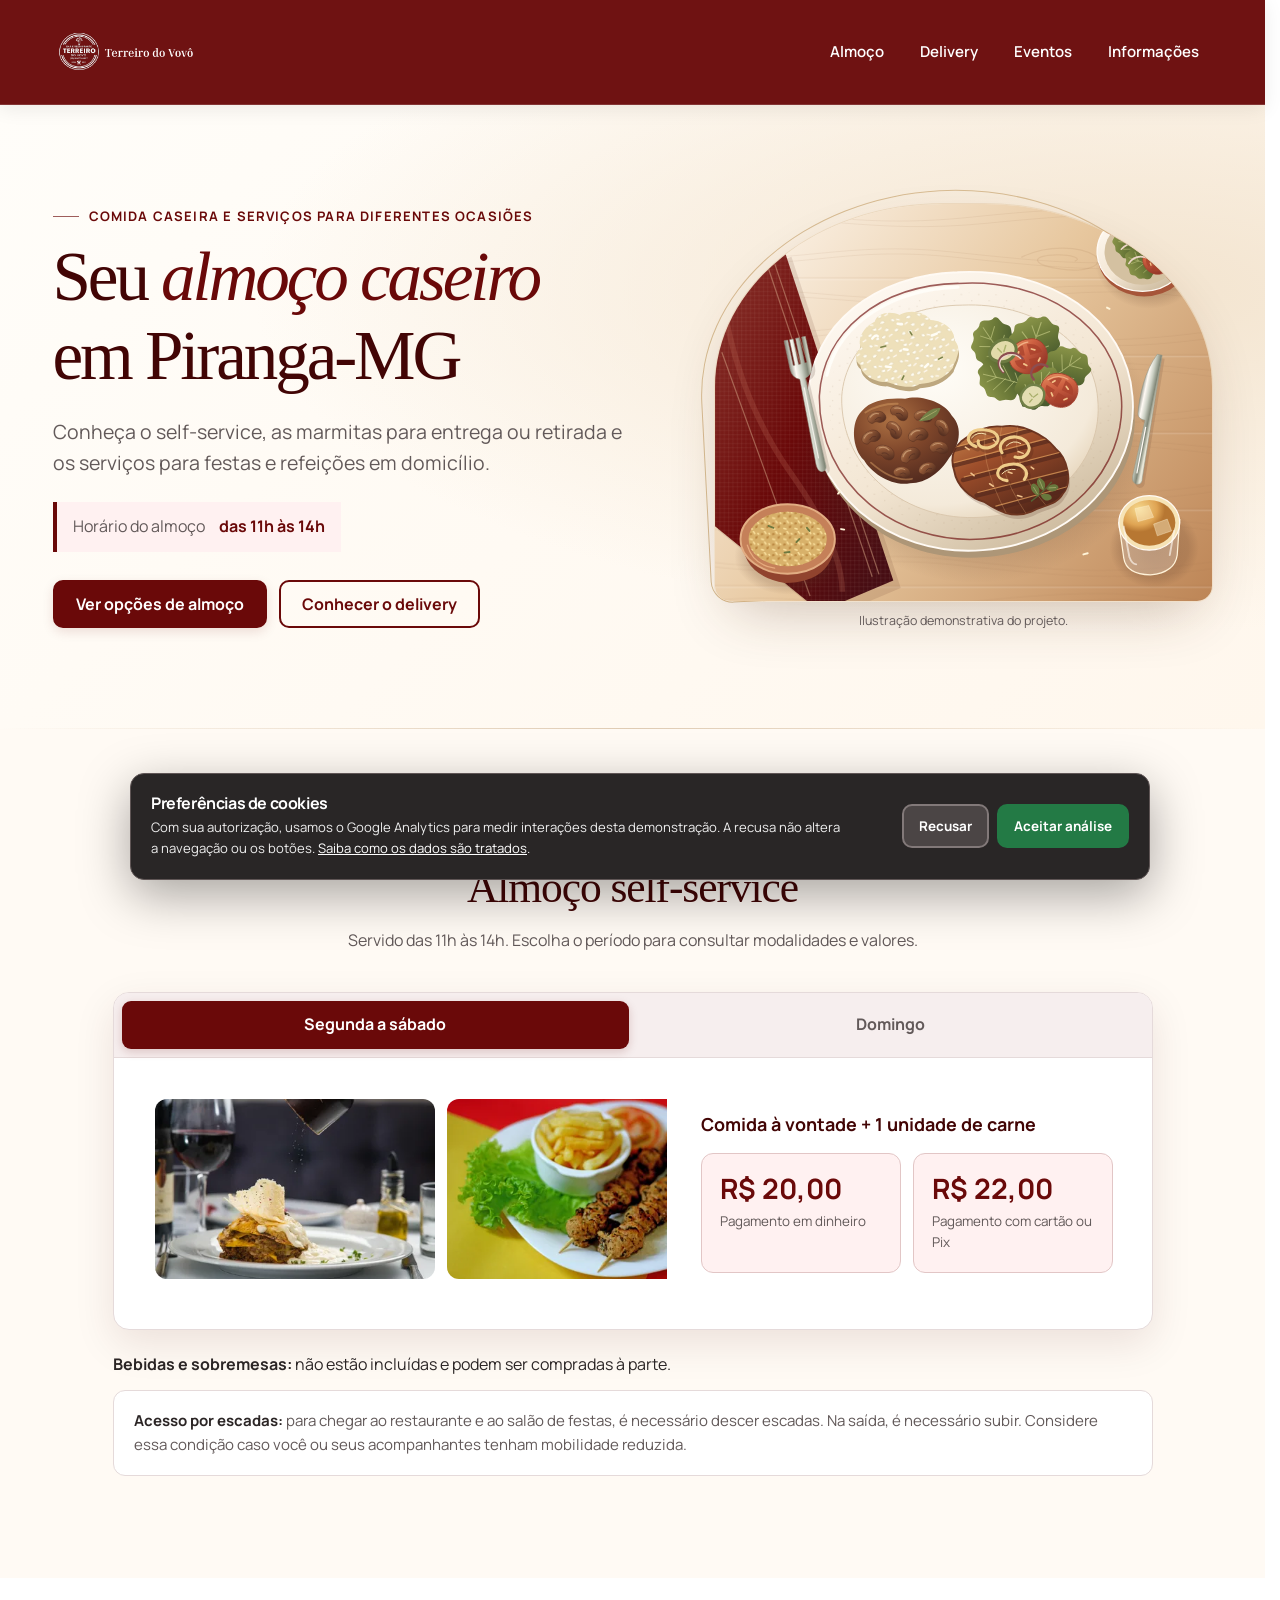
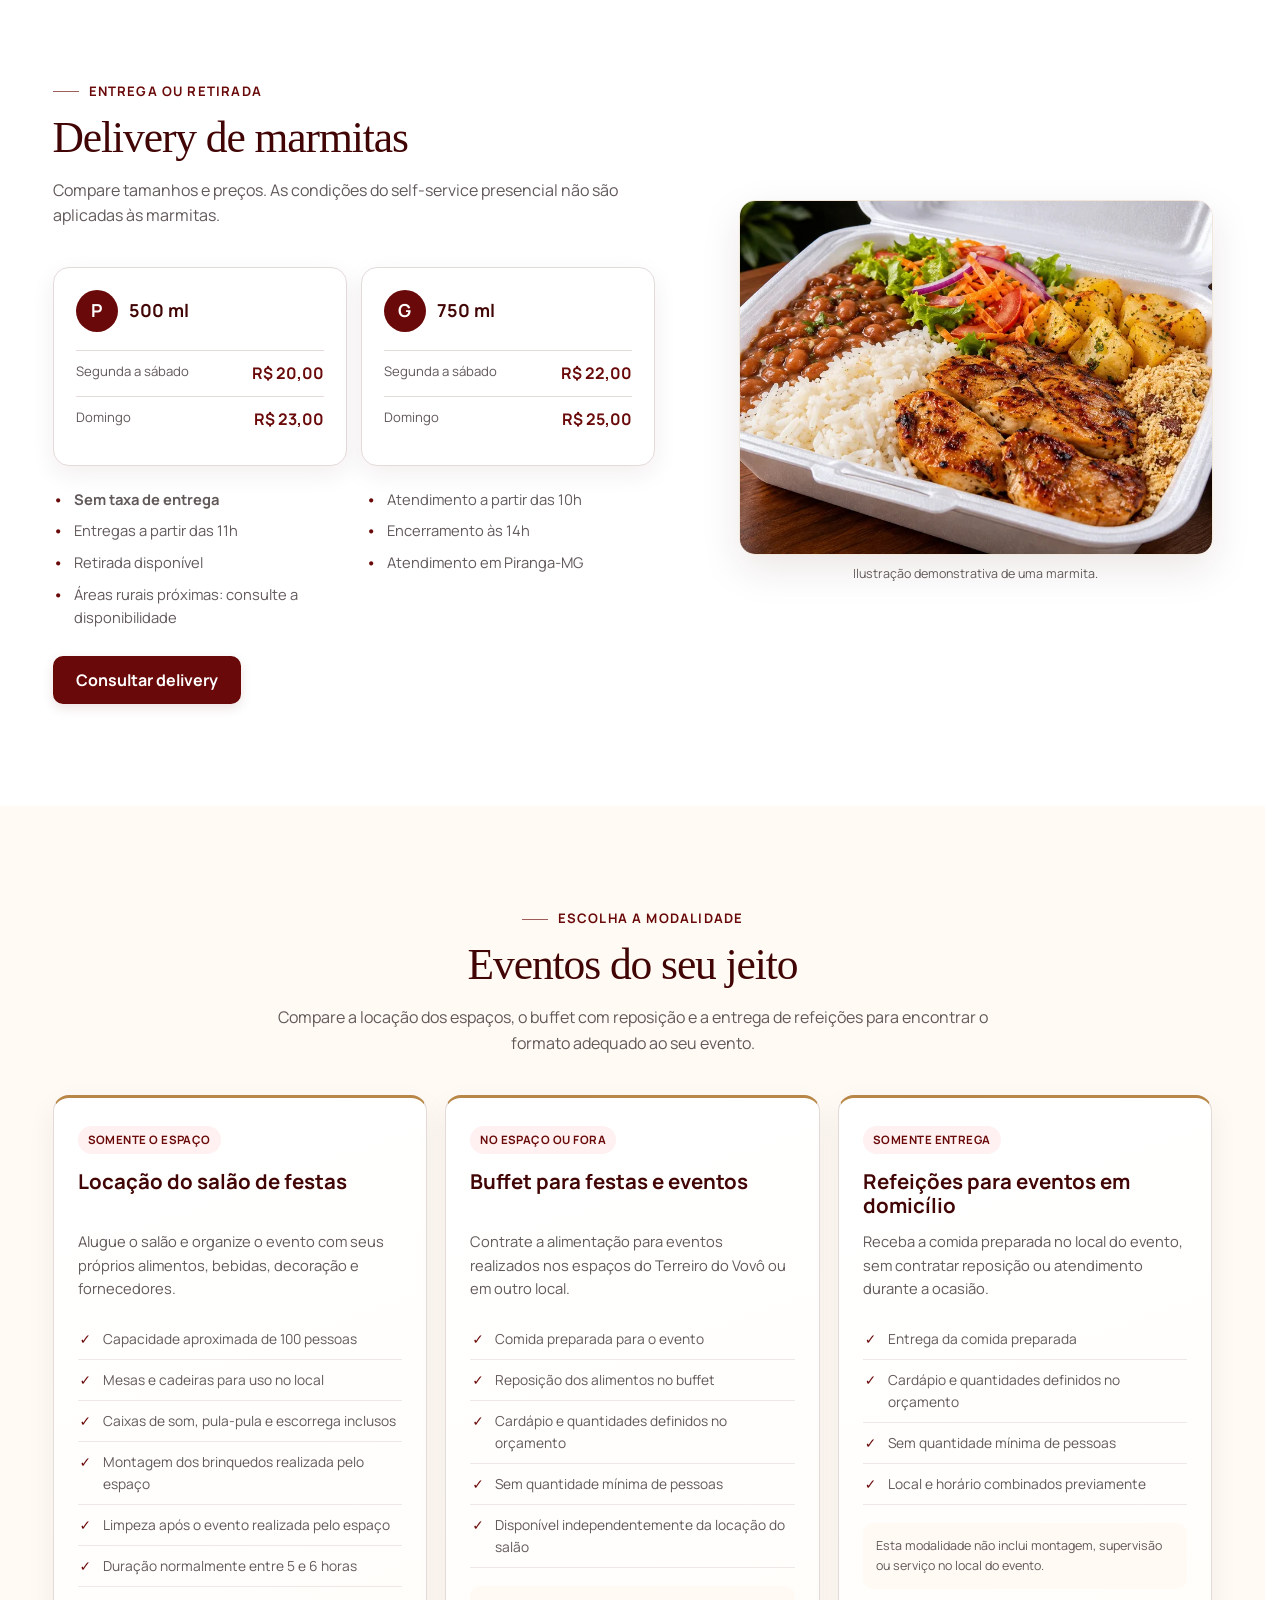
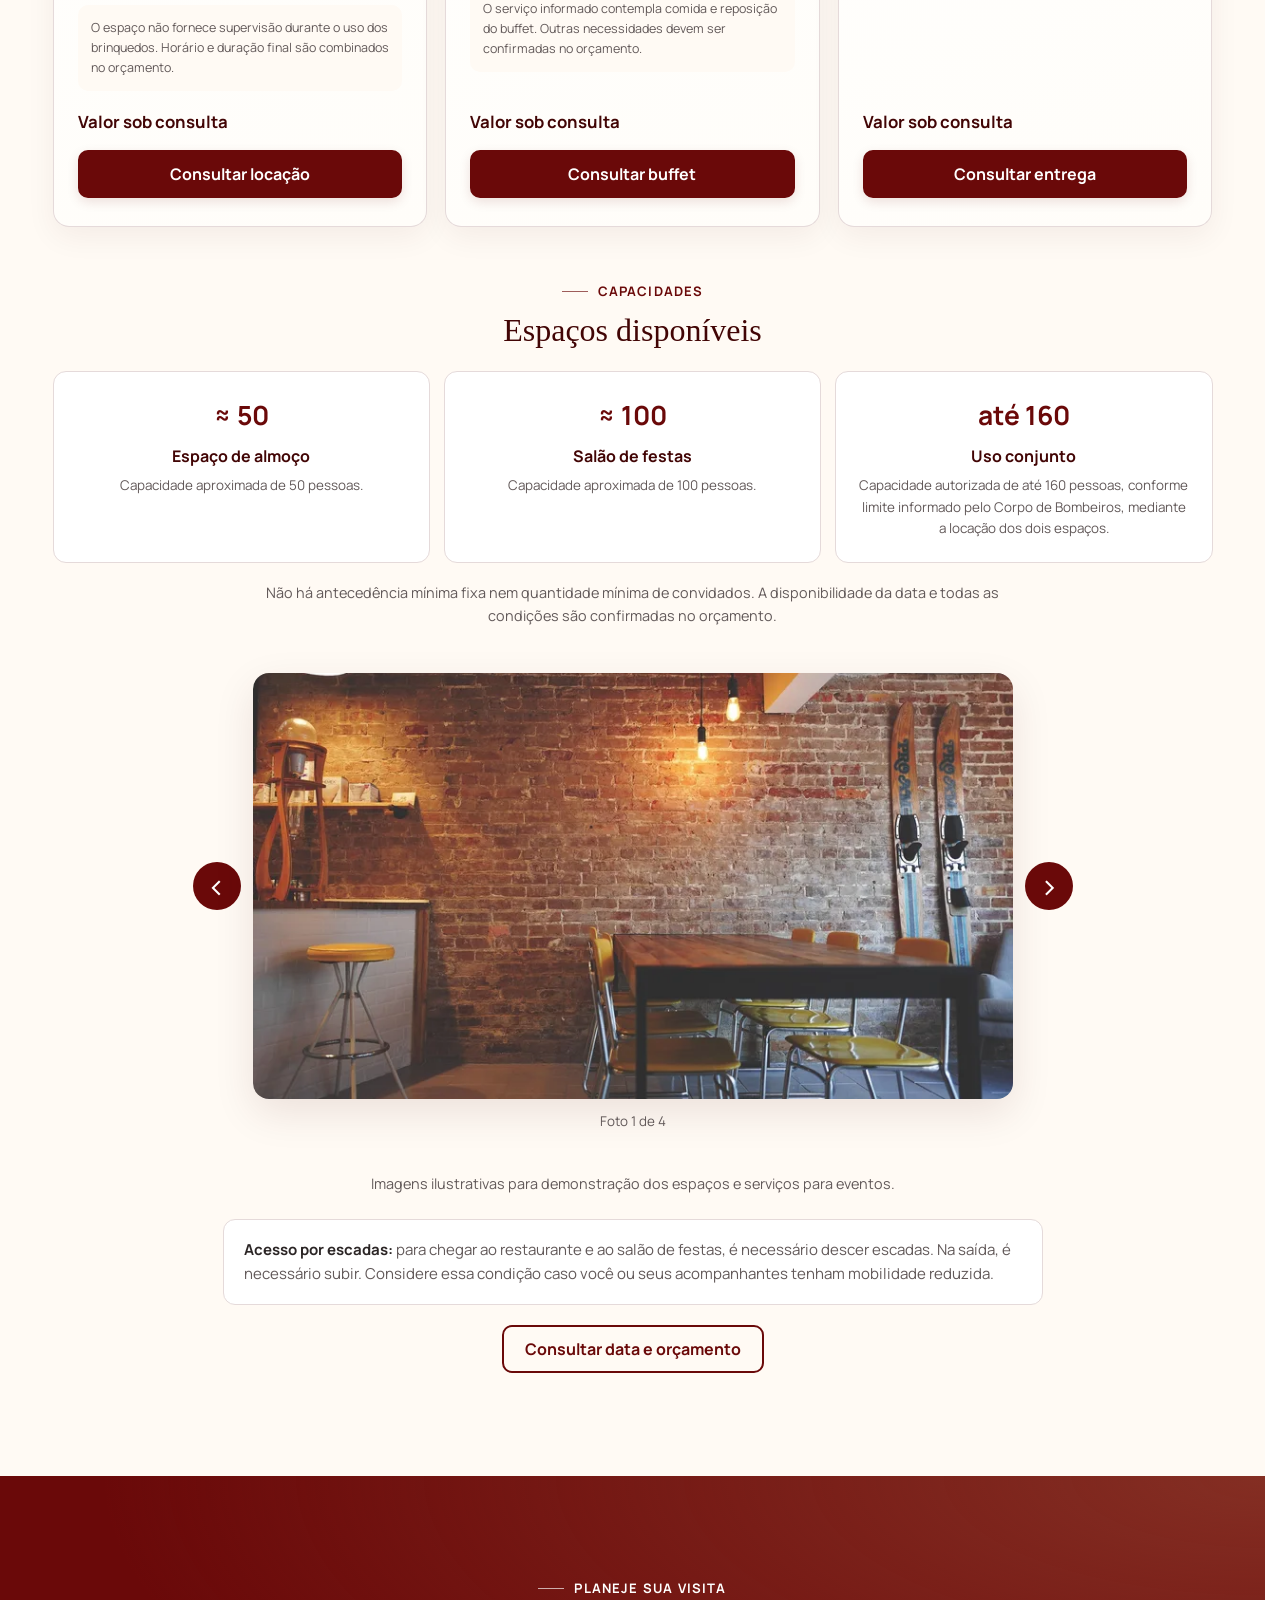
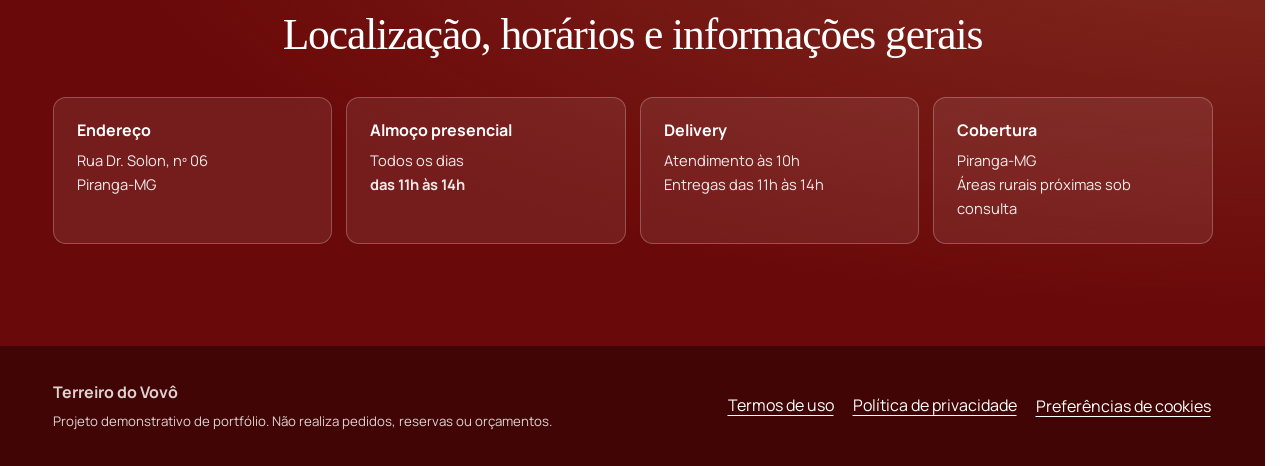
<file: index.html>
<!DOCTYPE html>
<html lang="pt-BR">
<head>
    <meta charset="UTF-8">
    <meta name="viewport" content="width=device-width, initial-scale=1.0">
    <title>Terreiro do Vovô | Demonstração de landing page</title>
    <meta name="description" content="Projeto de portfólio para uma landing page de almoço caseiro, delivery e eventos em Piranga-MG.">
    <meta property="og:title" content="Terreiro do Vovô | Projeto de portfólio">
    <meta property="og:description" content="Demonstração de landing page para almoço, delivery e eventos em Piranga-MG.">
    <meta property="og:image" content="imagens/SVG/logo.png">
    <meta property="og:image:alt" content="Logo do projeto Terreiro do Vovô">
    <meta property="og:type" content="website">
    <meta name="twitter:card" content="summary_large_image">
    <meta name="theme-color" content="#6a0909">
    <link rel="icon" type="image/png" href="imagens/SVG/logo.png">
    <link rel="stylesheet" href="style.css?v=10">
</head>
<body>
<a class="pular-conteudo" href="#conteudo-principal">Pular para o conteúdo</a>
<div id="conteudo-pagina">
    <header class="cabecalho-site">
        <div class="cabecalho-conteudo">
            <a class="marca" href="#inicio" aria-label="Terreiro do Vovô — início">
                <img src="imagens/SVG/logo.png" alt="Terreiro do Vovô" class="marca-logo" width="158" height="95">
                <span class="marca-nome" aria-hidden="true">Terreiro do Vovô</span>
            </a>
            <nav class="navegacao-principal" aria-label="Navegação principal">
                <a href="#almoco">Almoço</a><a href="#delivery">Delivery</a>
                <a href="#eventos">Eventos</a><a href="#informacoes">Informações</a>
            </nav>
        </div>
    </header>

    <main id="conteudo-principal">
        <section class="secao apresentacao" id="inicio" aria-labelledby="titulo-principal">
            <div class="container apresentacao-grade">
                <div class="apresentacao-conteudo">
                    <p class="rotulo">Comida caseira e serviços para diferentes ocasiões</p>
                    <h1 id="titulo-principal">Seu <em>almoço caseiro</em> em Piranga-MG</h1>
                    <p class="apresentacao-texto">Conheça o self-service, as marmitas para entrega ou retirada e os serviços para festas e refeições em domicílio.</p>
                    <p class="horario-destaque"><span>Horário do almoço</span><strong>das 11h às 14h</strong></p>
                    <div class="grupo-acoes">
                        <a class="botao botao-primario" href="#almoco">Ver opções de almoço</a>
                        <a class="botao botao-secundario" href="#delivery">Conhecer o delivery</a>
                    </div>
                </div>
                <figure class="apresentacao-visual">
                    <img src="imagens/SVG/banner_hero.svg" alt="Ilustração de uma mesa com arroz, feijão, carne, salada e talheres sobre tecido vinho" class="imagem-destaque" width="800" height="640" fetchpriority="high">
                    <figcaption>Ilustração demonstrativa do projeto.</figcaption>
                </figure>
            </div>
        </section>

        <section class="secao secao-alternada" id="almoco" data-view-service="almoco" aria-labelledby="titulo-almoco">
            <div class="container container-estreito">
                <header class="cabecalho-secao" data-reveal>
                    <p class="rotulo">Prioridade da casa</p>
                    <h2 id="titulo-almoco">Almoço self-service</h2>
                    <p>Servido das 11h às 14h. Escolha o período para consultar modalidades e valores.</p>
                </header>
                <div class="abas" data-tabs data-reveal>
                    <div class="lista-abas" role="tablist" aria-label="Preços do almoço por período">
                        <button class="botao-aba ativo" id="aba-semana" type="button" role="tab" aria-selected="true" aria-controls="painel-semana" tabindex="0" data-lunch-day="segunda_a_sabado">Segunda a sábado</button>
                        <button class="botao-aba" id="aba-domingo" type="button" role="tab" aria-selected="false" aria-controls="painel-domingo" tabindex="-1" data-lunch-day="domingo">Domingo</button>
                    </div>
                    <section class="painel-aba" id="painel-semana" role="tabpanel" aria-labelledby="aba-semana" tabindex="0">
                        <div class="almoco-grade">
                            <div class="galeria-pratos" role="group" aria-label="Fotos de refeições">
                                <img src="imagens/fotos/prato_lasanha.webp" alt="Foto de prato quente com massa assada" width="280" height="180" loading="lazy" decoding="async">
                                <img src="imagens/fotos/prato_refeicao.webp" alt="Foto de refeição caseira com legumes e acompanhamentos" width="280" height="180" loading="lazy" decoding="async">
                                <img src="imagens/fotos/prato_salada.webp" alt="Foto de salada e acompanhamentos frescos" width="280" height="180" loading="lazy" decoding="async">
                            </div>
                            <div class="detalhes-almoco">
                                <h3>Comida à vontade + 1 unidade de carne</h3>
                                <div class="grade-precos">
                                    <article class="cartao-preco"><span class="preco">R$ 20,00</span><span>Pagamento em dinheiro</span></article>
                                    <article class="cartao-preco"><span class="preco">R$ 22,00</span><span>Pagamento com cartão ou Pix</span></article>
                                </div>
                            </div>
                        </div>
                    </section>
                    <section class="painel-aba" id="painel-domingo" role="tabpanel" aria-labelledby="aba-domingo" tabindex="0" hidden>
                        <div class="almoco-grade">
                            <div class="galeria-pratos" role="group" aria-label="Fotos de refeições de domingo">
                                <img src="imagens/fotos/prato_refeicao.webp" alt="Foto de refeição especial de domingo" width="280" height="180" loading="lazy" decoding="async">
                                <img src="imagens/fotos/prato_lasanha.webp" alt="Foto de prato quente de domingo" width="280" height="180" loading="lazy" decoding="async">
                                <img src="imagens/SVG/prato_3.svg" alt="Ilustração de sobremesa caseira" width="280" height="180" loading="lazy" decoding="async">
                            </div>
                            <div class="detalhes-almoco">
                                <h3>Escolha a modalidade</h3>
                                <div class="grade-precos">
                                    <article class="cartao-preco"><span class="preco">R$ 40,00</span><span>Comida à vontade</span></article>
                                    <article class="cartao-preco"><span class="preco">R$ 69,90/kg</span><span>Por quilo</span></article>
                                </div>
                                <p class="texto-auxiliar">No domingo, não há diferença de valor por forma de pagamento.</p>
                            </div>
                        </div>
                    </section>
                </div>
                <div class="informacoes-complementares">
                    <p><strong>Bebidas e sobremesas:</strong> não estão incluídas e podem ser compradas à parte.</p>
                    <p class="nota-acesso"><strong>Acesso por escadas:</strong> para chegar ao restaurante e ao salão de festas, é necessário descer escadas. Na saída, é necessário subir. Considere essa condição caso você ou seus acompanhantes tenham mobilidade reduzida.</p>
                </div>
            </div>
        </section>

        <section class="secao" id="delivery" data-view-service="delivery" aria-labelledby="titulo-delivery">
            <div class="container delivery-grade">
                <div class="delivery-conteudo">
                    <header class="cabecalho-secao cabecalho-secao-esquerda" data-reveal>
                        <p class="rotulo">Entrega ou retirada</p><h2 id="titulo-delivery">Delivery de marmitas</h2>
                        <p>Compare tamanhos e preços. As condições do self-service presencial não são aplicadas às marmitas.</p>
                    </header>
                    <div class="comparacao-delivery" role="group" aria-label="Tamanhos e preços das marmitas">
                        <article class="cartao-marmita" data-reveal>
                            <h3><span class="marmita-tamanho">P</span> 500 ml</h3>
                            <dl><div><dt>Segunda a sábado</dt><dd>R$ 20,00</dd></div><div><dt>Domingo</dt><dd>R$ 23,00</dd></div></dl>
                        </article>
                        <article class="cartao-marmita" data-reveal data-reveal-delay="1">
                            <h3><span class="marmita-tamanho">G</span> 750 ml</h3>
                            <dl><div><dt>Segunda a sábado</dt><dd>R$ 22,00</dd></div><div><dt>Domingo</dt><dd>R$ 25,00</dd></div></dl>
                        </article>
                    </div>
                    <ul class="lista-informacoes">
                        <li><strong>Sem taxa de entrega</strong></li><li>Atendimento a partir das 10h</li>
                        <li>Entregas a partir das 11h</li><li>Encerramento às 14h</li><li>Retirada disponível</li>
                        <li>Atendimento em Piranga-MG</li><li>Áreas rurais próximas: consulte a disponibilidade</li>
                    </ul>
                    <button class="botao botao-primario" type="button" data-portfolio data-service="delivery" data-cta-position="secao_delivery">Consultar delivery</button>
                </div>
                <figure class="imagem-com-legenda">
                    <img data-reveal="mascara" src="imagens/fotos/delivery_marmita.webp" alt="Marmita com frango grelhado, arroz e acompanhamentos pronta para delivery" width="800" height="600" loading="lazy" decoding="async">
                    <figcaption>Ilustração demonstrativa de uma marmita.</figcaption>
                </figure>
            </div>
        </section>

        <section class="secao secao-alternada" id="eventos" data-view-service="eventos" aria-labelledby="titulo-eventos">
            <div class="container">
                <header class="cabecalho-secao" data-reveal>
                    <p class="rotulo">Escolha a modalidade</p>
                    <h2 id="titulo-eventos">Eventos do seu jeito</h2>
                    <p>Compare a locação dos espaços, o buffet com reposição e a entrega de refeições para encontrar o formato adequado ao seu evento.</p>
                </header>

                <div class="planos-eventos">
                    <article class="cartao-plano-evento" data-reveal>
                        <span class="etiqueta-plano">Somente o espaço</span>
                        <h3>Locação do salão de festas</h3>
                        <p class="descricao-plano">Alugue o salão e organize o evento com seus próprios alimentos, bebidas, decoração e fornecedores.</p>
                        <ul class="lista-plano">
                            <li>Capacidade aproximada de 100 pessoas</li>
                            <li>Mesas e cadeiras para uso no local</li>
                            <li>Caixas de som, pula-pula e escorrega inclusos</li>
                            <li>Montagem dos brinquedos realizada pelo espaço</li>
                            <li>Limpeza após o evento realizada pelo espaço</li>
                            <li>Duração normalmente entre 5 e 6 horas</li>
                        </ul>
                        <p class="detalhe-plano">O espaço não fornece supervisão durante o uso dos brinquedos. Horário e duração final são combinados no orçamento.</p>
                        <p class="valor-consulta">Valor sob consulta</p>
                        <button class="botao botao-primario" type="button" data-portfolio data-service="eventos" data-service-option="locacao_salao" data-cta-position="cartao_locacao_salao">Consultar locação</button>
                    </article>

                    <article class="cartao-plano-evento" data-reveal data-reveal-delay="1">
                        <span class="etiqueta-plano">No espaço ou fora</span>
                        <h3>Buffet para festas e eventos</h3>
                        <p class="descricao-plano">Contrate a alimentação para eventos realizados nos espaços do Terreiro do Vovô ou em outro local.</p>
                        <ul class="lista-plano">
                            <li>Comida preparada para o evento</li>
                            <li>Reposição dos alimentos no buffet</li>
                            <li>Cardápio e quantidades definidos no orçamento</li>
                            <li>Sem quantidade mínima de pessoas</li>
                            <li>Disponível independentemente da locação do salão</li>
                        </ul>
                        <p class="detalhe-plano">O serviço informado contempla comida e reposição do buffet. Outras necessidades devem ser confirmadas no orçamento.</p>
                        <p class="valor-consulta">Valor sob consulta</p>
                        <button class="botao botao-primario" type="button" data-portfolio data-service="eventos" data-service-option="buffet" data-cta-position="cartao_buffet">Consultar buffet</button>
                    </article>

                    <article class="cartao-plano-evento" data-reveal data-reveal-delay="2">
                        <span class="etiqueta-plano">Somente entrega</span>
                        <h3>Refeições para eventos em domicílio</h3>
                        <p class="descricao-plano">Receba a comida preparada no local do evento, sem contratar reposição ou atendimento durante a ocasião.</p>
                        <ul class="lista-plano">
                            <li>Entrega da comida preparada</li>
                            <li>Cardápio e quantidades definidos no orçamento</li>
                            <li>Sem quantidade mínima de pessoas</li>
                            <li>Local e horário combinados previamente</li>
                        </ul>
                        <p class="detalhe-plano">Esta modalidade não inclui montagem, supervisão ou serviço no local do evento.</p>
                        <p class="valor-consulta">Valor sob consulta</p>
                        <button class="botao botao-primario" type="button" data-portfolio data-service="eventos" data-service-option="entrega_refeicoes" data-cta-position="cartao_entrega_eventos">Consultar entrega</button>
                    </article>
                </div>

                <section class="espacos-eventos" aria-labelledby="titulo-espacos-eventos">
                    <div class="cabecalho-subsecao" data-reveal>
                        <p class="rotulo">Capacidades</p>
                        <h3 id="titulo-espacos-eventos">Espaços disponíveis</h3>
                    </div>
                    <div class="configuracoes-espaco">
                        <article data-reveal><span class="numero-destaque">≈ 50</span><h4>Espaço de almoço</h4><p>Capacidade aproximada de 50 pessoas.</p></article>
                        <article data-reveal data-reveal-delay="1"><span class="numero-destaque">≈ 100</span><h4>Salão de festas</h4><p>Capacidade aproximada de 100 pessoas.</p></article>
                        <article data-reveal data-reveal-delay="2"><span class="numero-destaque">até 160</span><h4>Uso conjunto</h4><p>Capacidade autorizada de até 160 pessoas, conforme limite informado pelo Corpo de Bombeiros, mediante a locação dos dois espaços.</p></article>
                    </div>
                    <p class="texto-auxiliar texto-centralizado">Não há antecedência mínima fixa nem quantidade mínima de convidados. A disponibilidade da data e todas as condições são confirmadas no orçamento.</p>
                </section>

                <section class="galeria-eventos" data-reveal aria-roledescription="carrossel" aria-label="Fotos dos espaços e serviços para eventos" tabindex="0" data-carousel>
                    <button class="controle-galeria" type="button" data-carousel-prev aria-label="Foto anterior">‹</button>
                    <div class="janela-galeria"><div class="trilha-galeria" data-carousel-track>
                        <figure class="slide-evento"><img src="imagens/fotos/evento_salao.webp" alt="Salão de festas preparado com mesas e decoração rústica" width="750" height="420" loading="lazy"></figure>
                        <figure class="slide-evento"><img src="imagens/fotos/evento_luzes.webp" alt="Ambiente de confraternização com iluminação decorativa" width="750" height="420" loading="lazy"></figure>
                        <figure class="slide-evento"><img src="imagens/fotos/evento_buffet.webp" alt="Mesa de buffet com pratos e talheres preparados para o evento" width="750" height="420" loading="lazy"></figure>
                        <figure class="slide-evento"><img src="imagens/fotos/evento_mesas.webp" alt="Área de mesas e assentos para convidados" width="750" height="420" loading="lazy"></figure>
                    </div></div>
                    <button class="controle-galeria" type="button" data-carousel-next aria-label="Próxima foto">›</button>
                    <p class="status-galeria" aria-live="polite" aria-atomic="true" data-carousel-status>Foto 1 de 4</p>
                </section>
                <p class="texto-auxiliar texto-centralizado">Imagens ilustrativas para demonstração dos espaços e serviços para eventos.</p>

                <div class="eventos-acao">
                    <p class="nota-acesso"><strong>Acesso por escadas:</strong> para chegar ao restaurante e ao salão de festas, é necessário descer escadas. Na saída, é necessário subir. Considere essa condição caso você ou seus acompanhantes tenham mobilidade reduzida.</p>
                    <button class="botao botao-secundario" type="button" data-portfolio data-service="eventos" data-service-option="consulta_geral" data-cta-position="fim_secao_eventos">Consultar data e orçamento</button>
                </div>
            </div>
        </section>

        <section class="secao secao-informacoes" id="informacoes" aria-labelledby="titulo-informacoes">
            <div class="container">
                <header class="cabecalho-secao" data-reveal><p class="rotulo">Planeje sua visita</p><h2 id="titulo-informacoes">Localização, horários e informações gerais</h2></header>
                <div class="grade-informacoes">
                    <article data-reveal><h3>Endereço</h3><address>Rua Dr. Solon, nº 06<br>Piranga-MG</address></article>
                    <article data-reveal data-reveal-delay="1"><h3>Almoço presencial</h3><p>Todos os dias<br><strong>das 11h às 14h</strong></p></article>
                    <article data-reveal data-reveal-delay="2"><h3>Delivery</h3><p>Atendimento às 10h<br>Entregas das 11h às 14h</p></article>
                    <article data-reveal data-reveal-delay="3"><h3>Cobertura</h3><p>Piranga-MG<br>Áreas rurais próximas sob consulta</p></article>
                </div>
            </div>
        </section>
    </main>

    <footer class="rodape"><div class="container rodape-conteudo">
        <div><strong>Terreiro do Vovô</strong><p>Projeto demonstrativo de portfólio. Não realiza pedidos, reservas ou orçamentos.</p></div>
        <nav aria-label="Links do rodapé"><a href="termos_uso.html">Termos de uso</a><a href="politica_privacidade.html">Política de privacidade</a><button type="button" data-cookie-preferences>Preferências de cookies</button></nav>
    </div></footer>

    <section id="aviso-cookies" class="aviso-cookies" aria-labelledby="titulo-cookies" aria-describedby="texto-cookies" hidden>
        <div><h2 id="titulo-cookies">Preferências de cookies</h2><p id="texto-cookies">Com sua autorização, usamos o Google Analytics para medir interações desta demonstração. A recusa não altera a navegação ou os botões. <a href="politica_privacidade.html">Saiba como os dados são tratados</a>.</p></div>
        <div class="botoes-cookies"><button id="btn-recusar-cookies" class="botao botao-neutro" type="button">Recusar</button><button id="btn-aceitar-cookies" class="botao botao-aceitar" type="button">Aceitar análise</button></div>
    </section>
</div>

<div class="modal-overlay" id="modal-portfolio" role="dialog" aria-modal="true" aria-labelledby="modal-titulo" aria-describedby="modal-descricao" aria-hidden="true" hidden>
    <div class="modal-card"><span class="modal-badge">Projeto de portfólio</span><h2 id="modal-titulo">Esta ação é demonstrativa</h2><p id="modal-descricao">Este botão apresenta uma etapa comercial da landing page, mas não envia pedidos, solicitações de orçamento ou mensagens para um atendimento real.</p><button class="botao botao-primario" id="btn-fechar-modal" type="button">Entendi</button></div>
</div>
<script src="script.js?v=9" defer></script>
</body>
</html>
</file>
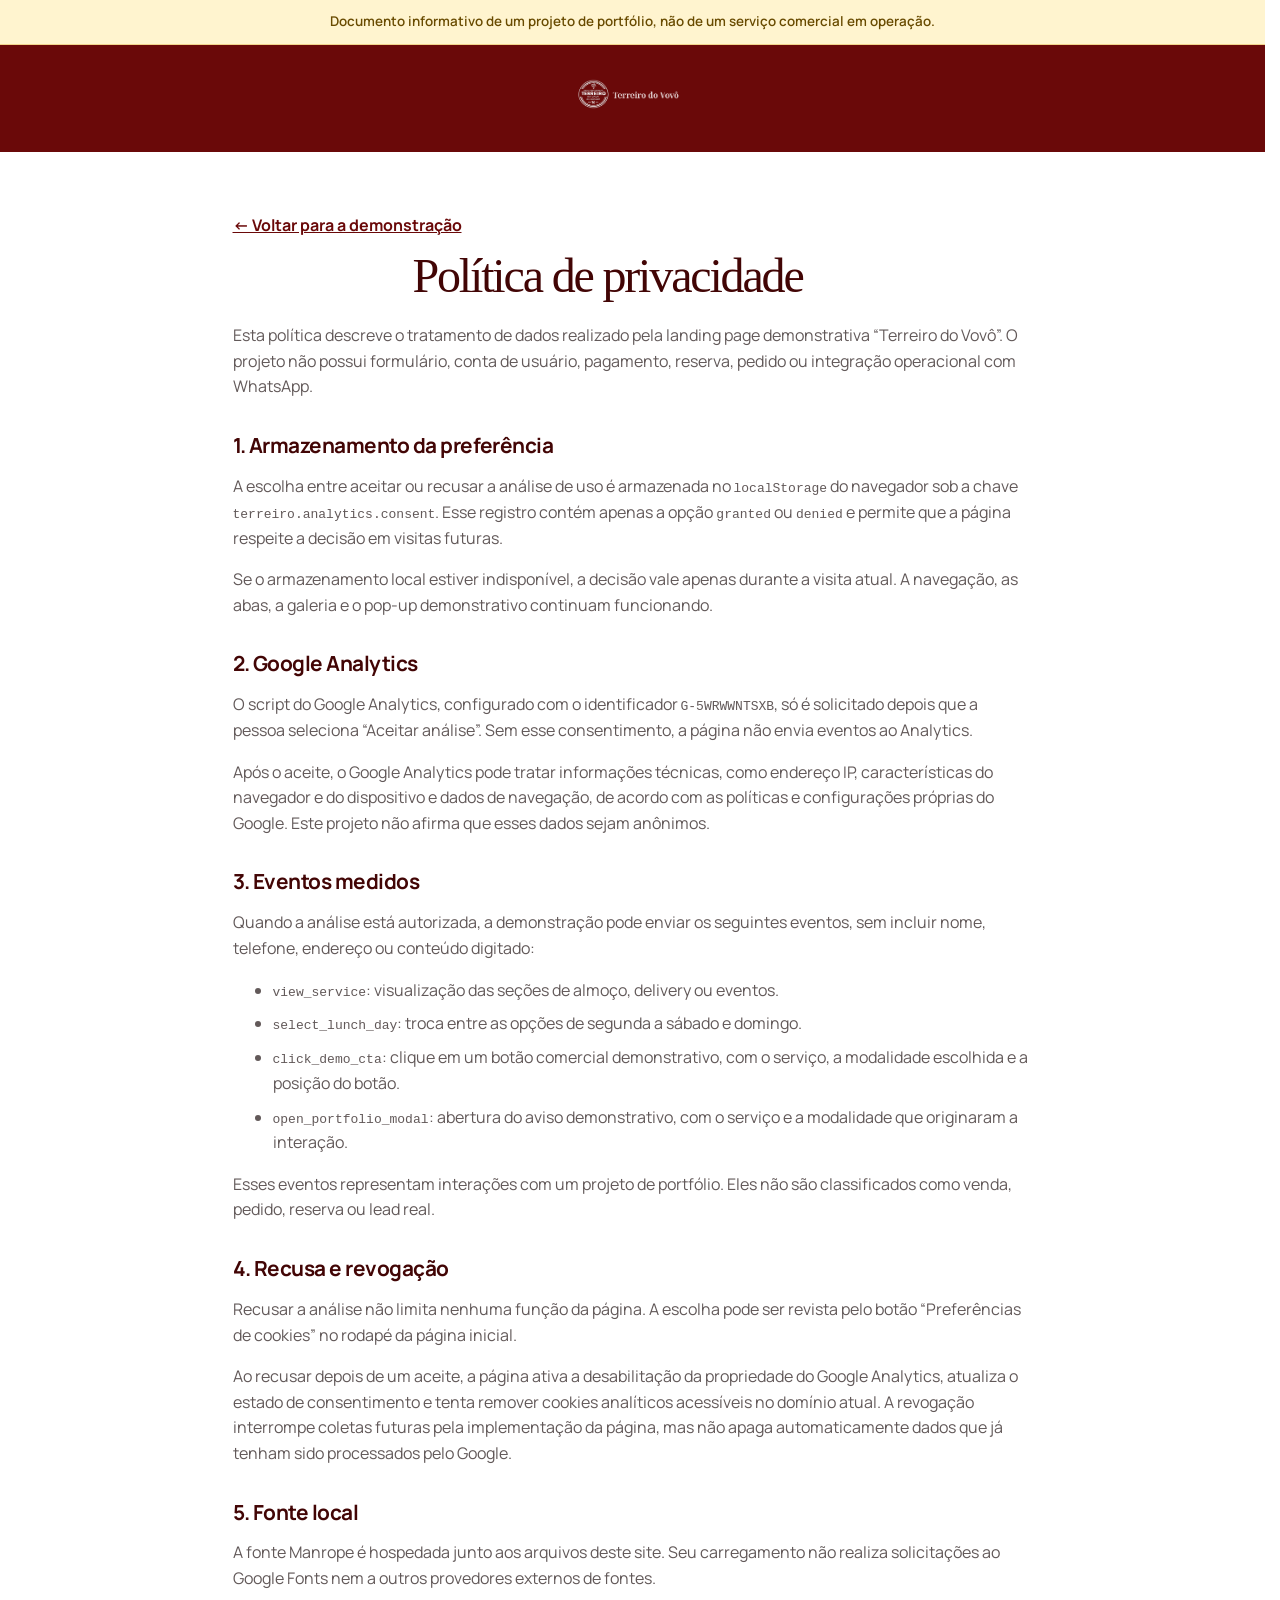
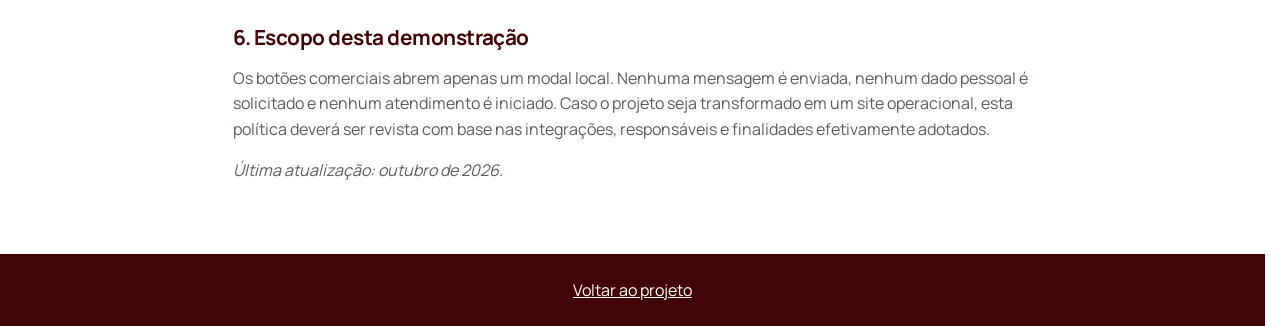
<file: politica_privacidade.html>
<!DOCTYPE html>
<html lang="pt-BR">
<head>
    <meta charset="UTF-8">
    <meta name="viewport" content="width=device-width, initial-scale=1.0">
    <title>Política de privacidade | Terreiro do Vovô — Portfólio</title>
    <meta name="description" content="Política de privacidade do projeto demonstrativo Terreiro do Vovô.">
    <meta name="robots" content="noindex">
    <link rel="stylesheet" href="style.css?v=10">
</head>
<body>
    <div class="banner-portfolio">Documento informativo de um projeto de portfólio, não de um serviço comercial em operação.</div>
    <header class="cabecalho-simples">
        <a href="index.html" aria-label="Voltar para a página inicial">
            <img src="imagens/SVG/logo.png" alt="Terreiro do Vovô" width="280" height="180">
        </a>
    </header>

    <main class="container-legal">
        <a class="voltar-site" href="index.html">← Voltar para a demonstração</a>
        <h1>Política de privacidade</h1>

        <p>Esta política descreve o tratamento de dados realizado pela landing page demonstrativa “Terreiro do Vovô”. O projeto não possui formulário, conta de usuário, pagamento, reserva, pedido ou integração operacional com WhatsApp.</p>

        <h2>1. Armazenamento da preferência</h2>
        <p>A escolha entre aceitar ou recusar a análise de uso é armazenada no <code>localStorage</code> do navegador sob a chave <code>terreiro.analytics.consent</code>. Esse registro contém apenas a opção <code>granted</code> ou <code>denied</code> e permite que a página respeite a decisão em visitas futuras.</p>
        <p>Se o armazenamento local estiver indisponível, a decisão vale apenas durante a visita atual. A navegação, as abas, a galeria e o pop-up demonstrativo continuam funcionando.</p>

        <h2>2. Google Analytics</h2>
        <p>O script do Google Analytics, configurado com o identificador <code>G-5WRWWNTSXB</code>, só é solicitado depois que a pessoa seleciona “Aceitar análise”. Sem esse consentimento, a página não envia eventos ao Analytics.</p>
        <p>Após o aceite, o Google Analytics pode tratar informações técnicas, como endereço IP, características do navegador e do dispositivo e dados de navegação, de acordo com as políticas e configurações próprias do Google. Este projeto não afirma que esses dados sejam anônimos.</p>

        <h2>3. Eventos medidos</h2>
        <p>Quando a análise está autorizada, a demonstração pode enviar os seguintes eventos, sem incluir nome, telefone, endereço ou conteúdo digitado:</p>
        <ul>
            <li><code>view_service</code>: visualização das seções de almoço, delivery ou eventos.</li>
            <li><code>select_lunch_day</code>: troca entre as opções de segunda a sábado e domingo.</li>
            <li><code>click_demo_cta</code>: clique em um botão comercial demonstrativo, com o serviço, a modalidade escolhida e a posição do botão.</li>
            <li><code>open_portfolio_modal</code>: abertura do aviso demonstrativo, com o serviço e a modalidade que originaram a interação.</li>
        </ul>
        <p>Esses eventos representam interações com um projeto de portfólio. Eles não são classificados como venda, pedido, reserva ou lead real.</p>

        <h2>4. Recusa e revogação</h2>
        <p>Recusar a análise não limita nenhuma função da página. A escolha pode ser revista pelo botão “Preferências de cookies” no rodapé da página inicial.</p>
        <p>Ao recusar depois de um aceite, a página ativa a desabilitação da propriedade do Google Analytics, atualiza o estado de consentimento e tenta remover cookies analíticos acessíveis no domínio atual. A revogação interrompe coletas futuras pela implementação da página, mas não apaga automaticamente dados que já tenham sido processados pelo Google.</p>

        <h2>5. Fonte local</h2>
        <p>A fonte Manrope é hospedada junto aos arquivos deste site. Seu carregamento não realiza solicitações ao Google Fonts nem a outros provedores externos de fontes.</p>

        <h2>6. Escopo desta demonstração</h2>
        <p>Os botões comerciais abrem apenas um modal local. Nenhuma mensagem é enviada, nenhum dado pessoal é solicitado e nenhum atendimento é iniciado. Caso o projeto seja transformado em um site operacional, esta política deverá ser revista com base nas integrações, responsáveis e finalidades efetivamente adotados.</p>

        <p><em>Última atualização: outubro de 2026.</em></p>
    </main>

    <footer class="rodape-legal"><a href="index.html">Voltar ao projeto</a></footer>
</body>
</html>
</file>
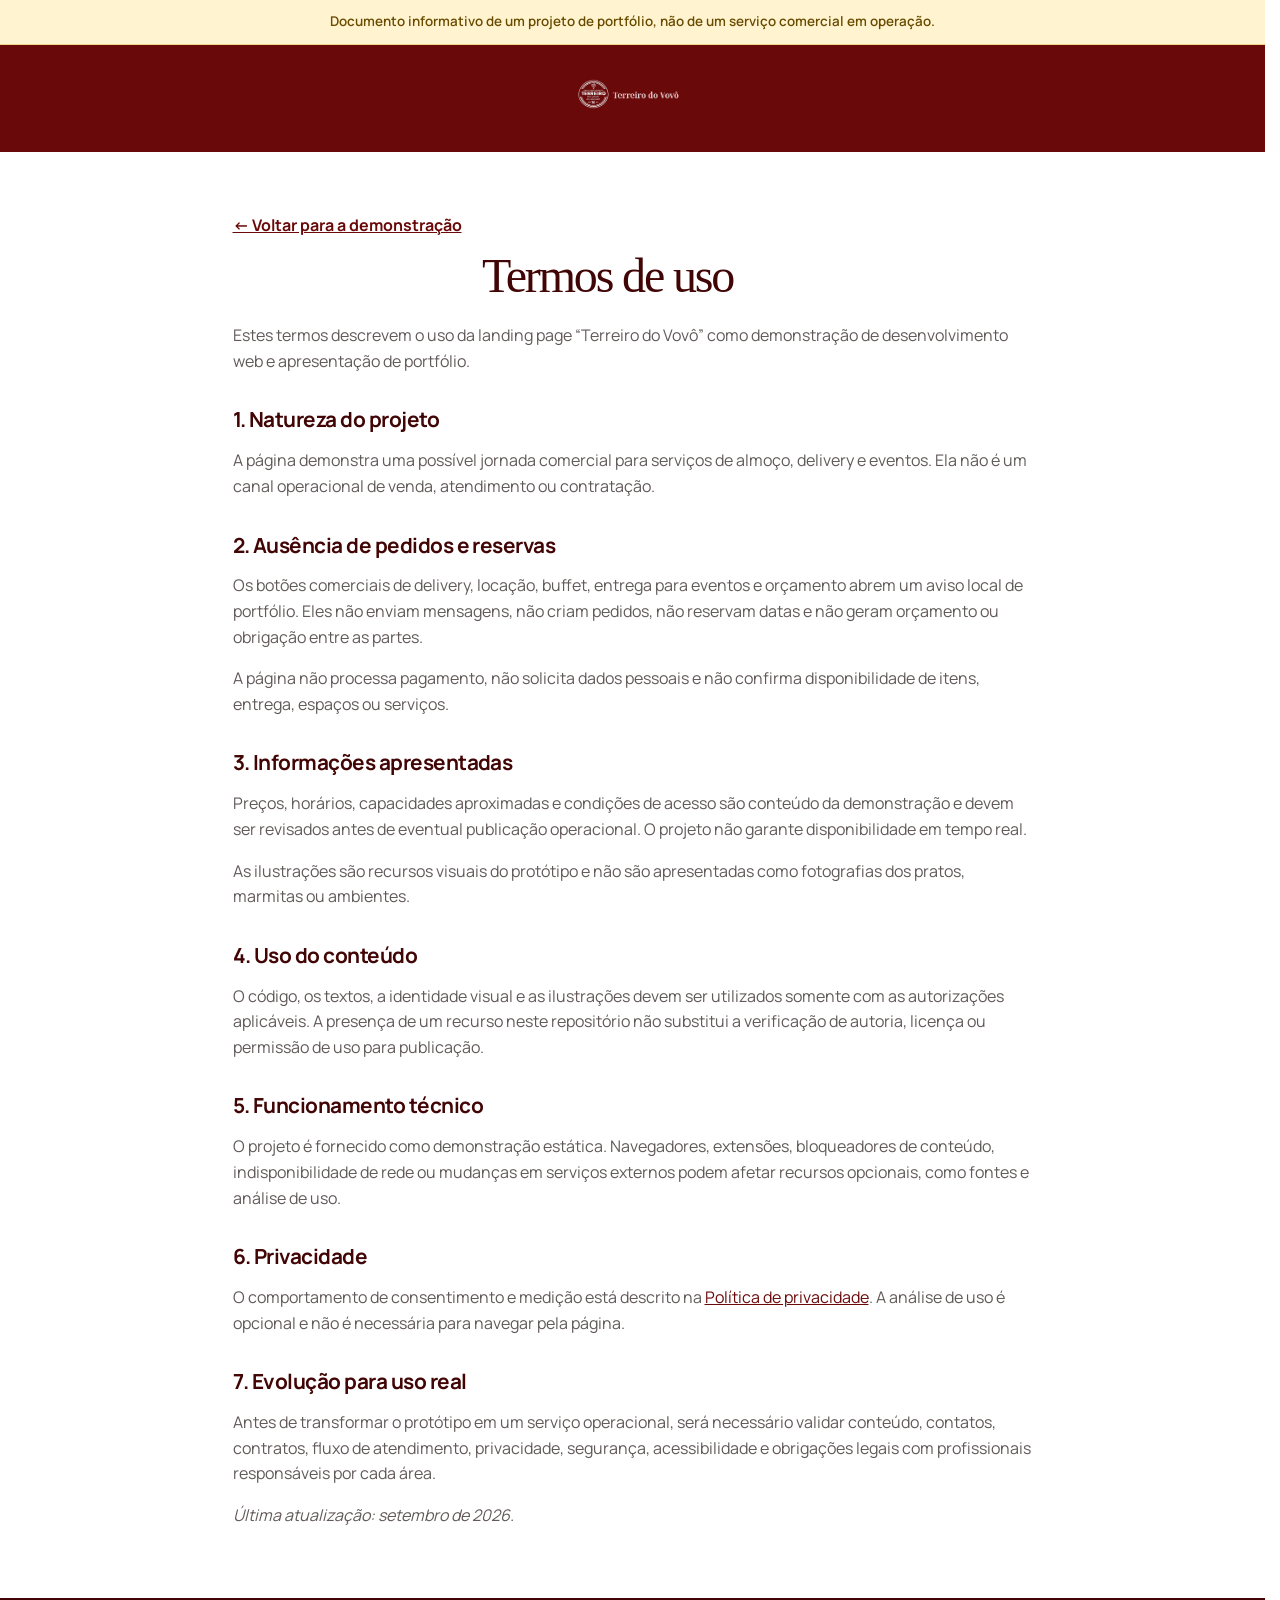
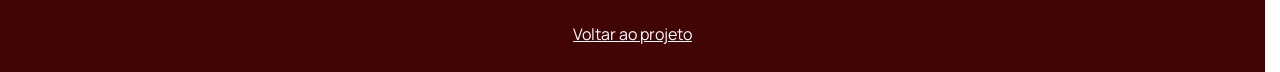
<file: termos_uso.html>
<!DOCTYPE html>
<html lang="pt-BR">
<head>
    <meta charset="UTF-8">
    <meta name="viewport" content="width=device-width, initial-scale=1.0">
    <title>Termos de uso | Terreiro do Vovô — Portfólio</title>
    <meta name="description" content="Termos de uso do projeto demonstrativo Terreiro do Vovô.">
    <meta name="robots" content="noindex">
    <link rel="stylesheet" href="style.css?v=10">
</head>
<body>
    <div class="banner-portfolio">Documento informativo de um projeto de portfólio, não de um serviço comercial em operação.</div>
    <header class="cabecalho-simples">
        <a href="index.html" aria-label="Voltar para a página inicial">
            <img src="imagens/SVG/logo.png" alt="Terreiro do Vovô" width="280" height="180">
        </a>
    </header>

    <main class="container-legal">
        <a class="voltar-site" href="index.html">← Voltar para a demonstração</a>
        <h1>Termos de uso</h1>

        <p>Estes termos descrevem o uso da landing page “Terreiro do Vovô” como demonstração de desenvolvimento web e apresentação de portfólio.</p>

        <h2>1. Natureza do projeto</h2>
        <p>A página demonstra uma possível jornada comercial para serviços de almoço, delivery e eventos. Ela não é um canal operacional de venda, atendimento ou contratação.</p>

        <h2>2. Ausência de pedidos e reservas</h2>
        <p>Os botões comerciais de delivery, locação, buffet, entrega para eventos e orçamento abrem um aviso local de portfólio. Eles não enviam mensagens, não criam pedidos, não reservam datas e não geram orçamento ou obrigação entre as partes.</p>
        <p>A página não processa pagamento, não solicita dados pessoais e não confirma disponibilidade de itens, entrega, espaços ou serviços.</p>

        <h2>3. Informações apresentadas</h2>
        <p>Preços, horários, capacidades aproximadas e condições de acesso são conteúdo da demonstração e devem ser revisados antes de eventual publicação operacional. O projeto não garante disponibilidade em tempo real.</p>
        <p>As ilustrações são recursos visuais do protótipo e não são apresentadas como fotografias dos pratos, marmitas ou ambientes.</p>

        <h2>4. Uso do conteúdo</h2>
        <p>O código, os textos, a identidade visual e as ilustrações devem ser utilizados somente com as autorizações aplicáveis. A presença de um recurso neste repositório não substitui a verificação de autoria, licença ou permissão de uso para publicação.</p>

        <h2>5. Funcionamento técnico</h2>
        <p>O projeto é fornecido como demonstração estática. Navegadores, extensões, bloqueadores de conteúdo, indisponibilidade de rede ou mudanças em serviços externos podem afetar recursos opcionais, como fontes e análise de uso.</p>

        <h2>6. Privacidade</h2>
        <p>O comportamento de consentimento e medição está descrito na <a href="politica_privacidade.html">Política de privacidade</a>. A análise de uso é opcional e não é necessária para navegar pela página.</p>

        <h2>7. Evolução para uso real</h2>
        <p>Antes de transformar o protótipo em um serviço operacional, será necessário validar conteúdo, contatos, contratos, fluxo de atendimento, privacidade, segurança, acessibilidade e obrigações legais com profissionais responsáveis por cada área.</p>

        <p><em>Última atualização: setembro de 2026.</em></p>
    </main>

    <footer class="rodape-legal"><a href="index.html">Voltar ao projeto</a></footer>
</body>
</html>
</file>
<file: style.css>
@font-face {
    font-family: "Manrope";
    src: url("fonts/Manrope/Manrope-VariableFont_wght.ttf") format("truetype");
    font-style: normal;
    font-weight: 200 800;
    font-display: swap;
}

:root {
    --vinho: #6a0909;
    --vinho-escuro: #420505;
    --vinho-claro: #fff1f1;
    --creme: #fffaf4;
    --fundo: #ffffff;
    --texto: #2b2525;
    --texto-suave: #625959;
    --borda: #e5dada;
    --verde: #237a45;
    --largura: 1160px;
    --raio: 16px;
    --sombra: 0 14px 40px rgba(66, 5, 5, 0.1);
    --cabecalho: 104px;
    --dourado: #b88646;
    --curva: cubic-bezier(.22, 1, .36, 1);
    --duracao-curta: 180ms;
    --duracao-media: 320ms;
}

* { box-sizing: border-box; }
html { scroll-behavior: smooth; scroll-padding-top: calc(var(--cabecalho) + 20px); scrollbar-gutter: stable; }
body {
    margin: 0;
    min-width: 280px;
    overflow-x: hidden;
    color: var(--texto);
    background: var(--fundo);
    font-family: "Manrope", system-ui, -apple-system, BlinkMacSystemFont, "Segoe UI", sans-serif;
    line-height: 1.6;
}
body.modal-aberto { overflow: hidden; }
body.modal-aberto #conteudo-pagina { pointer-events: none; user-select: none; }
img { display: block; max-width: 100%; }
button, a { font: inherit; }
a { color: var(--vinho); }
button { cursor: pointer; }
[hidden] { display: none !important; }

:focus-visible { outline: 3px solid #d07a00; outline-offset: 3px; }

.pular-conteudo {
    position: fixed;
    z-index: 5000;
    top: 8px;
    left: 8px;
    padding: 12px 18px;
    border-radius: 8px;
    color: #fff;
    background: var(--vinho-escuro);
    transform: translateY(-150%);
}
.pular-conteudo:focus { transform: translateY(0); }

.container { width: min(100% - 40px, var(--largura)); margin-inline: auto; }
.container-estreito { max-width: 1040px; }
.secao { padding: clamp(64px, 8vw, 104px) 0; }
.secao-alternada { background: var(--creme); }
.rotulo {
    margin: 0 0 10px;
    color: var(--vinho);
    font-size: 0.82rem;
    font-weight: 700;
    letter-spacing: 0.09em;
    text-transform: uppercase;
}
h1, h2, h3, p { overflow-wrap: anywhere; }
h1, h2, h3 { margin-top: 0; color: var(--vinho-escuro); line-height: 1.15; }
h1, .cabecalho-secao h2, .cabecalho-subsecao h3 { font-family: Georgia, "Times New Roman", serif; font-weight: 400; text-wrap: balance; }
h1 em { color: var(--vinho); }
.rotulo::before { display: inline-block; width: 26px; height: 1px; margin: 0 10px .3em 0; background: currentColor; content: ""; opacity: .65; }
h1 { max-width: 750px; margin-bottom: 20px; font-size: clamp(2.2rem, 5.4vw, 4.6rem); letter-spacing: -0.045em; }
h2 { margin-bottom: 16px; font-size: clamp(1.8rem, 3.4vw, 3rem); letter-spacing: -0.025em; }
h3 { font-size: 1.12rem; }
.cabecalho-secao { max-width: 760px; margin: 0 auto 38px; text-align: center; }
.cabecalho-secao > p:last-child { margin: 0; color: var(--texto-suave); }
.cabecalho-secao-esquerda { margin-inline: 0; text-align: left; }

.cabecalho-site {
    position: sticky;
    z-index: 1000;
    top: 0;
    min-height: var(--cabecalho);
    border-bottom: 1px solid rgba(255,255,255,.15);
    background: rgba(106, 9, 9, .96);
    box-shadow: 0 4px 18px rgba(25, 0, 0, .08);
    backdrop-filter: blur(12px);
    transition: background-color var(--duracao-media) ease, box-shadow var(--duracao-media) ease;
}
.cabecalho-conteudo {
    display: flex;
    width: min(100% - 40px, var(--largura));
    min-height: var(--cabecalho);
    margin-inline: auto;
    align-items: center;
    justify-content: space-between;
    gap: 28px;
}
.cabecalho-site.com-rolagem { background: rgba(66, 5, 5, .97); box-shadow: 0 6px 24px rgba(25, 0, 0, .18); }
.marca { display: flex; min-width: 158px; min-height: 95px; align-items: center; color: #fff; text-decoration: none; }
.marca-logo { width: 158px; height: 95px; object-fit: contain; }
.marca-nome { display: none; font-size: 1.125rem; font-weight: 700; line-height: 1.2; white-space: nowrap; }
.navegacao-principal { display: flex; align-items: center; justify-content: flex-end; gap: 8px; }
.navegacao-principal a {
    position: relative;
    display: inline-flex;
    min-height: 44px;
    padding: 10px 14px;
    align-items: center;
    border-radius: 9px;
    color: #fff;
    font-size: 0.94rem;
    font-weight: 600;
    text-decoration: none;
    transition: background-color var(--duracao-curta) ease;
}
.navegacao-principal a::after { position: absolute; right: 14px; bottom: 5px; left: 14px; height: 2px; border-radius: 2px; background: #e6bc82; content: ""; transform: scaleX(0); transform-origin: left; transition: transform var(--duracao-media) var(--curva); }
.navegacao-principal a[aria-current="location"] { background: rgba(255,255,255,.09); }
.navegacao-principal a[aria-current="location"]::after, .navegacao-principal a:focus-visible::after { transform: scaleX(1); }

.apresentacao { position: relative; isolation: isolate; padding: clamp(58px, 8vw, 98px) 0; background: radial-gradient(ellipse at 90% 30%, #f3e4cf 0, transparent 55%), linear-gradient(135deg, #fffdf9, #fff7ed); }
.apresentacao::after { position: absolute; right: 0; bottom: 0; left: 0; height: 1px; background: linear-gradient(90deg, transparent, #dfcbb3, transparent); content: ""; }
.apresentacao-conteudo { position: relative; z-index: 1; }
.apresentacao-grade { display: grid; grid-template-columns: minmax(0, 1.08fr) minmax(340px, .92fr); align-items: center; gap: clamp(36px, 6vw, 78px); }
.apresentacao-texto { max-width: 650px; margin: 0 0 24px; color: var(--texto-suave); font-size: clamp(1.05rem, 2vw, 1.22rem); }
.horario-destaque {
    display: inline-flex;
    margin: 0 0 28px;
    padding: 12px 16px;
    flex-wrap: wrap;
    gap: 6px 14px;
    border-left: 4px solid var(--vinho);
    background: var(--vinho-claro);
}
.horario-destaque span { color: var(--texto-suave); }
.horario-destaque strong { color: var(--vinho); }
.grupo-acoes { display: flex; flex-wrap: wrap; gap: 12px; }
.botao {
    display: inline-flex;
    min-height: 48px;
    padding: 12px 21px;
    align-items: center;
    justify-content: center;
    border: 2px solid transparent;
    border-radius: 10px;
    font-weight: 700;
    line-height: 1.25;
    text-align: center;
    text-decoration: none;
    transition: transform var(--duracao-media) var(--curva), box-shadow var(--duracao-media) ease, background-color var(--duracao-curta) ease, border-color var(--duracao-curta) ease;
}
.botao:active { transform: translateY(1px) scale(.98); }
.botao-primario { color: #fff; background: var(--vinho); border-color: var(--vinho); box-shadow: 0 4px 12px rgba(106,9,9,.12); }
.botao-primario:hover { background: var(--vinho-escuro); border-color: var(--vinho-escuro); }
.botao-secundario { color: var(--vinho); background: transparent; border-color: var(--vinho); }
.botao-secundario:hover { background: var(--vinho-claro); }
.botao-neutro { color: #fff; background: #4b4545; border-color: #827979; }
.botao-aceitar { color: #fff; background: var(--verde); border-color: var(--verde); }
.apresentacao-visual, .imagem-com-legenda { position: relative; min-width: 0; margin: 0; }
.apresentacao-visual::before { position: absolute; z-index: -1; inset: -13px 13px 40px -13px; border: 1px solid #d8bc93; border-radius: 50% 50% 22px 22px; content: ""; transform: rotate(-3deg); }
.imagem-destaque, .imagem-com-legenda img { width: 100%; height: auto; border: 1px solid rgba(184,134,70,.2); border-radius: var(--raio); box-shadow: var(--sombra); }
.imagem-destaque { border-radius: 46% 46% var(--raio) var(--raio); box-shadow: 0 24px 60px -20px rgba(77,43,16,.3); }
.apresentacao-visual figcaption, .imagem-com-legenda figcaption { margin-top: 9px; color: var(--texto-suave); font-size: .78rem; text-align: center; }

.abas { border: 1px solid var(--borda); border-radius: var(--raio); background: #fff; box-shadow: var(--sombra); overflow: hidden; }
.lista-abas { display: grid; grid-template-columns: 1fr 1fr; padding: 8px; gap: 8px; border-bottom: 1px solid var(--borda); background: #f6eeee; }
.botao-aba { min-height: 48px; padding: 10px 18px; border: 0; border-radius: 9px; color: var(--texto-suave); background: transparent; font-weight: 700; transition: color var(--duracao-curta) ease, background-color var(--duracao-curta) ease, box-shadow var(--duracao-media) ease; }
.botao-aba:hover { color: var(--vinho); background: rgba(255,255,255,.7); }
.botao-aba.ativo { color: #fff; background: var(--vinho); box-shadow: 0 3px 10px rgba(106,9,9,.18); }
.painel-aba { padding: clamp(22px, 4vw, 38px); }
.almoco-grade { display: grid; grid-template-columns: minmax(0, 1fr) minmax(290px, .8fr); align-items: center; gap: 34px; }
.galeria-pratos { display: flex; max-width: 100%; gap: 12px; padding: 3px 3px 12px; overflow-x: auto; scroll-snap-type: x mandatory; scrollbar-color: var(--vinho) #eee; }
.galeria-pratos img { width: min(280px, 80vw); height: 180px; flex: 0 0 auto; border-radius: 12px; object-fit: cover; scroll-snap-align: start; }
.detalhes-almoco h3 { margin-bottom: 18px; }
.grade-precos { display: grid; grid-template-columns: 1fr 1fr; gap: 12px; }
.cartao-preco { min-width: 0; padding: 18px; border: 1px solid #e2c6c6; border-radius: 12px; background: var(--vinho-claro); }
.cartao-preco span { display: block; color: var(--texto-suave); font-size: .84rem; }
.cartao-preco .preco { margin-bottom: 5px; color: var(--vinho); font-size: clamp(1.35rem, 2.7vw, 1.75rem); font-weight: 700; line-height: 1.2; }
.texto-auxiliar { margin: 14px 0 0; color: var(--texto-suave); font-size: .9rem; }
.informacoes-complementares { display: grid; margin-top: 22px; gap: 12px; }
.informacoes-complementares p { margin: 0; }
.nota-acesso { margin: 0; padding: 18px 20px; border: 1px solid var(--borda); border-radius: 12px; color: var(--texto-suave); background: #fff; font-size: .94rem; }
.nota-acesso strong { color: var(--texto); }

.delivery-grade { display: grid; grid-template-columns: minmax(0, 1.12fr) minmax(300px, .88fr); align-items: center; gap: clamp(38px, 7vw, 84px); }
.comparacao-delivery { display: grid; grid-template-columns: 1fr 1fr; margin-bottom: 22px; gap: 14px; }
.cartao-marmita { padding: 22px; border: 1px solid var(--borda); border-radius: var(--raio); background: #fff; box-shadow: 0 8px 25px rgba(66,5,5,.07); }
.cartao-marmita h3 { display: flex; margin-bottom: 18px; align-items: center; gap: 11px; }
.marmita-tamanho { display: inline-grid; width: 42px; height: 42px; place-items: center; border-radius: 50%; color: #fff; background: var(--vinho); }
.cartao-marmita dl { margin: 0; }
.cartao-marmita dl div { display: flex; padding: 10px 0; justify-content: space-between; gap: 12px; border-top: 1px solid var(--borda); }
.cartao-marmita dt { color: var(--texto-suave); font-size: .82rem; }
.cartao-marmita dd { margin: 0; color: var(--vinho); font-weight: 700; white-space: nowrap; }
.lista-informacoes { display: grid; margin: 0 0 26px; padding: 0; grid-template-columns: 1fr 1fr; gap: 8px 24px; list-style: none; }
.lista-informacoes li { position: relative; padding-left: 21px; color: var(--texto-suave); font-size: .92rem; }
.lista-informacoes li::before { position: absolute; left: 0; color: var(--vinho); content: "•"; font-weight: 700; }

.planos-eventos { display: grid; grid-template-columns: repeat(3, minmax(0, 1fr)); align-items: stretch; gap: 18px; }
.cartao-plano-evento { display: flex; min-width: 0; padding: 28px 24px; flex-direction: column; border: 1px solid var(--borda); border-top: 3px solid var(--dourado); border-radius: var(--raio); background: linear-gradient(160deg, #fff, #fffdf9); box-shadow: 0 10px 30px rgba(66,5,5,.06); }
.etiqueta-plano { align-self: flex-start; margin-bottom: 16px; padding: 5px 10px; border-radius: 999px; color: var(--vinho); background: var(--vinho-claro); font-size: .72rem; font-weight: 700; letter-spacing: .04em; text-transform: uppercase; }
.cartao-plano-evento h3 { min-height: 2.35em; margin-bottom: 12px; font-size: 1.28rem; }
.descricao-plano { margin: 0 0 18px; color: var(--texto-suave); font-size: .92rem; }
.lista-plano { margin: 0 0 18px; padding: 0; list-style: none; }
.lista-plano li { position: relative; padding: 9px 0 9px 25px; border-bottom: 1px solid #f0e7e7; color: var(--texto-suave); font-size: .86rem; }
.lista-plano li::before { position: absolute; top: 9px; left: 2px; color: var(--vinho); content: "✓"; font-weight: 700; }
.detalhe-plano { margin: 0 0 18px; padding: 13px; border-radius: 10px; color: var(--texto-suave); background: var(--creme); font-size: .78rem; }
.valor-consulta { margin: auto 0 14px; color: var(--vinho-escuro); font-size: 1.05rem; font-weight: 700; }
.cartao-plano-evento .botao { width: 100%; }
.espacos-eventos { margin: 54px 0 46px; }
.cabecalho-subsecao { margin-bottom: 22px; text-align: center; }
.cabecalho-subsecao h3 { margin-bottom: 0; font-size: clamp(1.4rem, 2.7vw, 2rem); }
.configuracoes-espaco { display: grid; grid-template-columns: repeat(3, minmax(0, 1fr)); gap: 14px; }
.configuracoes-espaco article { padding: 22px; border: 1px solid var(--borda); border-radius: 13px; background: #fff; text-align: center; }
.configuracoes-espaco h4 { margin: 8px 0 6px; color: var(--vinho-escuro); font-size: 1rem; }
.configuracoes-espaco p { margin: 0; color: var(--texto-suave); font-size: .84rem; }
.numero-destaque { display: block; color: var(--vinho); font-size: 1.65rem; font-weight: 700; }
.texto-centralizado { max-width: 760px; margin: 18px auto 0; text-align: center; }
.galeria-eventos { display: grid; max-width: 880px; margin: 0 auto 40px; grid-template-columns: 48px minmax(0, 1fr) 48px; align-items: center; gap: 12px; }
.janela-galeria { min-width: 0; overflow: hidden; border-radius: var(--raio); box-shadow: var(--sombra); touch-action: pan-y; }
.trilha-galeria { display: flex; transition: transform 560ms var(--curva); }
.slide-evento { width: 100%; margin: 0; flex: 0 0 100%; aspect-ratio: 750 / 420; background: #eee; }
.slide-evento img { width: 100%; height: 100%; object-fit: cover; }
.controle-galeria { width: 48px; height: 48px; padding: 0; border: 0; border-radius: 50%; color: #fff; background: var(--vinho); font-size: 2rem; line-height: 1; transition: transform var(--duracao-media) var(--curva), background-color var(--duracao-curta) ease; }
.controle-galeria:active { transform: scale(.92); }
.controle-galeria:hover { background: var(--vinho-escuro); }
.status-galeria { grid-column: 1 / -1; margin: 0; color: var(--texto-suave); font-size: .84rem; text-align: center; }
.eventos-acao { display: grid; max-width: 820px; margin: 24px auto 0; justify-items: center; gap: 20px; }

.secao-informacoes { color: #fff; background: radial-gradient(ellipse at 100% 0, #842e23, transparent 65%), var(--vinho); }
.secao-informacoes h2, .secao-informacoes h3, .secao-informacoes .rotulo { color: #fff; }
.grade-informacoes { display: grid; grid-template-columns: repeat(4, 1fr); gap: 14px; }
.grade-informacoes article { padding: 23px; border: 1px solid rgba(255,255,255,.24); border-radius: 13px; background: rgba(255,255,255,.08); }
.grade-informacoes h3 { margin-bottom: 10px; font-size: 1rem; }
.grade-informacoes p, .grade-informacoes address { margin: 0; color: #f3eaea; font-style: normal; font-size: .92rem; }

.rodape { padding: 34px 0; color: #ded2d2; background: var(--vinho-escuro); }
.rodape-conteudo { display: flex; align-items: center; justify-content: space-between; gap: 28px; }
.rodape p { max-width: 560px; margin: 5px 0 0; font-size: .83rem; }
.rodape nav { display: flex; flex-wrap: wrap; justify-content: flex-end; gap: 5px 15px; }
.rodape a, .rodape button { min-height: 44px; padding: 9px 2px; border: 0; color: #fff; background: transparent; text-decoration: underline; text-underline-offset: 4px; }

.aviso-cookies { position: fixed; z-index: 1500; right: 20px; bottom: 20px; left: 20px; display: flex; max-width: 1020px; margin-inline: auto; padding: 20px; align-items: center; justify-content: space-between; gap: 22px; border: 1px solid #5f5555; border-radius: 14px; color: #fff; background: #292626; box-shadow: 0 15px 50px rgba(0,0,0,.35); }
.aviso-cookies h2 { margin: 0 0 5px; color: #fff; font-size: 1rem; }
.aviso-cookies p { max-width: 690px; margin: 0; color: #eee; font-size: .82rem; }
.aviso-cookies a { color: #fff; }
.botoes-cookies { display: flex; flex: 0 0 auto; gap: 8px; }
.botoes-cookies .botao { min-height: 44px; padding: 9px 15px; font-size: .84rem; }

.modal-overlay { position: fixed; z-index: 3000; inset: 0; display: grid; padding: 20px; place-items: center; overflow-y: auto; background: rgba(24, 8, 8, .72); backdrop-filter: blur(4px); }
.modal-card { width: min(100%, 480px); padding: clamp(28px, 5vw, 42px); border-radius: var(--raio); background: #fff; box-shadow: 0 24px 70px rgba(0,0,0,.35); text-align: center; }
.modal-card h2 { margin: 14px 0; font-size: clamp(1.5rem, 5vw, 2rem); }
.modal-card p { margin: 0 0 24px; color: var(--texto-suave); }
.modal-badge { display: inline-block; padding: 6px 12px; border-radius: 999px; color: var(--vinho); background: var(--vinho-claro); font-size: .76rem; font-weight: 700; letter-spacing: .05em; text-transform: uppercase; }

.banner-portfolio { padding: 11px 20px; border-bottom: 1px solid #f1d58c; color: #694b00; background: #fff4cf; font-size: .84rem; font-weight: 600; text-align: center; }
.cabecalho-simples { padding: 14px 20px; background: var(--vinho); text-align: center; }
.cabecalho-simples a { display: inline-flex; min-width: 100px; min-height: 56px; align-items: center; justify-content: center; }
.cabecalho-simples img { width: 118px; height: 72px; object-fit: contain; }
.container-legal { width: min(100% - 40px, 800px); margin: 52px auto 70px; }
.container-legal h1 { font-size: clamp(2rem, 5vw, 3rem); text-align: center; }
.container-legal h2 { margin-top: 34px; font-size: 1.3rem; }
.container-legal p, .container-legal li { color: var(--texto-suave); }
.container-legal li + li { margin-top: 8px; }
.voltar-site { display: inline-flex; min-height: 44px; align-items: center; font-weight: 700; }
.rodape-legal { padding: 24px 20px; color: #ddd; background: var(--vinho-escuro); text-align: center; }
.rodape-legal a { color: #fff; }

.cartao-marmita, .cartao-plano-evento, .configuracoes-espaco article { transition: transform var(--duracao-media) var(--curva), box-shadow var(--duracao-media) ease, border-color var(--duracao-media) ease; }
.cartao-plano-evento:focus-within { border-color: var(--dourado); box-shadow: 0 18px 38px -16px rgba(66,5,5,.2); }

@keyframes revelar {
    from { opacity: 0; transform: translateY(22px); }
    to { opacity: 1; transform: translateY(0); }
}
@keyframes trocar-painel {
    from { opacity: 0; transform: translateY(8px); }
    to { opacity: 1; transform: translateY(0); }
}
@keyframes aparecer { from { opacity: 0; } to { opacity: 1; } }
@keyframes desaparecer { from { opacity: 1; } to { opacity: 0; } }
@keyframes abrir-modal {
    from { opacity: 0; transform: translateY(18px) scale(.97); }
    to { opacity: 1; transform: translateY(0) scale(1); }
}
@keyframes fechar-modal {
    from { opacity: 1; transform: translateY(0) scale(1); }
    to { opacity: 0; transform: translateY(10px) scale(.98); }
}

@media (prefers-reduced-motion: no-preference) {
    /* Sem JavaScript ou observador, o conteúdo permanece visível. */
    [data-reveal].revelado { animation: revelar 700ms var(--curva) var(--atraso-revelar, 0ms) backwards; }
    [data-reveal-delay="1"] { --atraso-revelar: 80ms; }
    [data-reveal-delay="2"] { --atraso-revelar: 160ms; }
    [data-reveal-delay="3"] { --atraso-revelar: 240ms; }
    [data-reveal-delay="4"] { --atraso-revelar: 320ms; }
    img[data-reveal="mascara"].revelado { animation: revelar-mascara 1100ms var(--curva) var(--atraso-revelar, 0ms) backwards; }
    [data-reveal].revelado:focus-within { animation: none; }
    .painel-aba:not([hidden]) .almoco-grade { animation: trocar-painel var(--duracao-media) var(--curva); }
    .modal-overlay:not([hidden]) { animation: aparecer 240ms ease both; }
    .modal-overlay:not([hidden]) .modal-card { animation: abrir-modal 360ms var(--curva) both; }
    .modal-overlay.modal-fechando { animation: desaparecer 180ms ease both; }
    .modal-overlay.modal-fechando .modal-card { animation: fechar-modal 180ms ease both; }
    .aviso-cookies:not([hidden]) { animation: revelar 400ms var(--curva); }
}

.cartao-preco, .marmita-tamanho { transition: background-color var(--duracao-media) ease, border-color var(--duracao-media) ease; }
.cartao-preco span { transition: color var(--duracao-media) ease; }
.slide-evento { overflow: hidden; transition: opacity 560ms ease; }
.slide-evento img { transition: transform 1400ms var(--curva); }
.slide-evento[aria-hidden="true"] { opacity: .4; }
.slide-evento[aria-hidden="true"] img { transform: scale(1.1); }
.cabecalho-site::after { position: absolute; right: 0; bottom: -1px; left: 0; height: 3px; background: linear-gradient(90deg, #e6bc82, #b88646); content: ""; pointer-events: none; transform: scaleX(0); transform-origin: left; }

@keyframes entrada { from { opacity: 0; transform: translateY(26px); } to { opacity: 1; transform: none; } }
@keyframes revelar-mascara { from { clip-path: inset(100% 0 0 0); transform: scale(1.14); } to { clip-path: inset(-80px); transform: scale(1); } }
@keyframes girar-moldura { from { opacity: 0; transform: rotate(-10deg) scale(.92); } to { opacity: 1; transform: rotate(-3deg) scale(1); } }
@keyframes progresso { to { transform: scaleX(1); } }
@keyframes flutuar { to { transform: translateY(40px); } }
@keyframes deslizar { from { transform: translateY(40px); } to { transform: translateY(-40px); } }

@media (prefers-reduced-motion: no-preference) {
    .apresentacao-conteudo > * { animation: entrada 800ms var(--curva) backwards; }
    .apresentacao-conteudo > :nth-child(1) { animation-delay: 80ms; }
    .apresentacao-conteudo > :nth-child(2) { animation-delay: 180ms; }
    .apresentacao-conteudo > :nth-child(3) { animation-delay: 280ms; }
    .apresentacao-conteudo > :nth-child(4) { animation-delay: 380ms; }
    .apresentacao-conteudo > :nth-child(5) { animation-delay: 480ms; }
    .imagem-destaque { animation: revelar-mascara 1300ms var(--curva) 200ms backwards; }
    .apresentacao-visual::before { animation: girar-moldura 1200ms var(--curva) 500ms backwards; }
    .apresentacao-visual figcaption { animation: entrada 800ms var(--curva) 900ms backwards; }
}

@supports (animation-timeline: scroll()) {
    @media (prefers-reduced-motion: no-preference) {
        .cabecalho-site::after { animation: progresso linear both; animation-timeline: scroll(root); }
        .apresentacao-visual { animation: flutuar linear both; animation-timeline: scroll(root); animation-range: 0 500px; }
        .imagem-com-legenda { animation: deslizar linear both; animation-timeline: view(); animation-range: cover 0% cover 100%; }
    }
}

@media (hover: hover) and (pointer: fine) {
    .cartao-preco:hover { border-color: var(--vinho); background: var(--vinho); }
    .cartao-preco:hover span { color: #fff; }
    .cartao-marmita:hover .marmita-tamanho { background: var(--dourado); }
}
@media (hover: hover) and (pointer: fine) {
    .navegacao-principal a:hover { background: rgba(255,255,255,.13); }
    .navegacao-principal a:hover::after { transform: scaleX(1); }
    .botao:hover { transform: translateY(-2px); }
    .botao:active { transform: translateY(1px) scale(.98); }
    .botao-primario:hover { box-shadow: 0 9px 20px -6px rgba(106,9,9,.35); }
    .controle-galeria:hover { transform: scale(1.07); }
    .controle-galeria:active { transform: scale(.92); }
    .cartao-marmita:hover, .cartao-plano-evento:hover, .configuracoes-espaco article:hover { transform: translateY(-4px); border-color: #c5a17d; box-shadow: 0 20px 36px -16px rgba(66,5,5,.2); }
}

@media (max-width: 900px) {
    .apresentacao-grade, .delivery-grade { grid-template-columns: 1fr; }
    .apresentacao-visual { width: 100%; max-width: 580px; justify-self: center; }
    .imagem-com-legenda { max-width: 540px; order: -1; }
    .planos-eventos { grid-template-columns: 1fr; }
    .configuracoes-espaco, .grade-informacoes { grid-template-columns: 1fr 1fr; }
    .cartao-plano-evento h3 { min-height: 0; }
    .rodape-conteudo { align-items: flex-start; flex-direction: column; }
    .rodape nav { justify-content: flex-start; }
}

@media (max-width: 700px) {
    :root { --cabecalho: 100px; }
    .container, .cabecalho-conteudo { width: min(100% - 28px, var(--largura)); }
    .cabecalho-conteudo { min-height: var(--cabecalho); flex-direction: column; justify-content: center; gap: 3px; }
    .marca { min-width: 90px; min-height: 44px; }
    .marca-logo { display: none; }
    .marca-nome { display: block; }
    .navegacao-principal { width: 100%; padding-bottom: 6px; justify-content: space-between; gap: 2px; overflow-x: auto; scrollbar-width: thin; scrollbar-color: rgba(255,255,255,.45) transparent; }
    .navegacao-principal a { flex: 0 0 auto; padding-inline: 9px; font-size: .86rem; }
    .secao { padding: 58px 0; }
    .apresentacao { padding-top: 48px; }
    [data-reveal-delay] { --atraso-revelar: 0ms; }
    .almoco-grade { grid-template-columns: 1fr; }
    .grade-precos, .comparacao-delivery { grid-template-columns: 1fr; }
    .lista-informacoes { grid-template-columns: 1fr; }
    .configuracoes-espaco, .grade-informacoes { grid-template-columns: 1fr; }
    .galeria-eventos { grid-template-columns: 44px minmax(0, 1fr) 44px; gap: 7px; }
    .controle-galeria { width: 44px; height: 44px; }
    .aviso-cookies { right: 10px; bottom: 10px; left: 10px; align-items: stretch; flex-direction: column; }
    .botoes-cookies { width: 100%; }
    .botoes-cookies .botao { flex: 1; }
}

@media (max-width: 420px) {
    .grupo-acoes { align-items: stretch; flex-direction: column; }
    .lista-abas { grid-template-columns: 1fr; }
    .botao-aba { width: 100%; }
    .galeria-eventos { grid-template-columns: 1fr 1fr; }
    .janela-galeria { grid-column: 1 / -1; grid-row: 1; }
    .controle-galeria { justify-self: center; }
    .status-galeria { grid-column: 1 / -1; }
    .botoes-cookies { flex-direction: column-reverse; }
}

@media (prefers-reduced-motion: reduce) {
    html { scroll-behavior: auto; }
    *, *::before, *::after { scroll-behavior: auto !important; animation: none !important; transition: none !important; }
    .botao, .controle-galeria, .cartao-marmita, .cartao-plano-evento, .configuracoes-espaco article { transform: none !important; }
}
</file>
